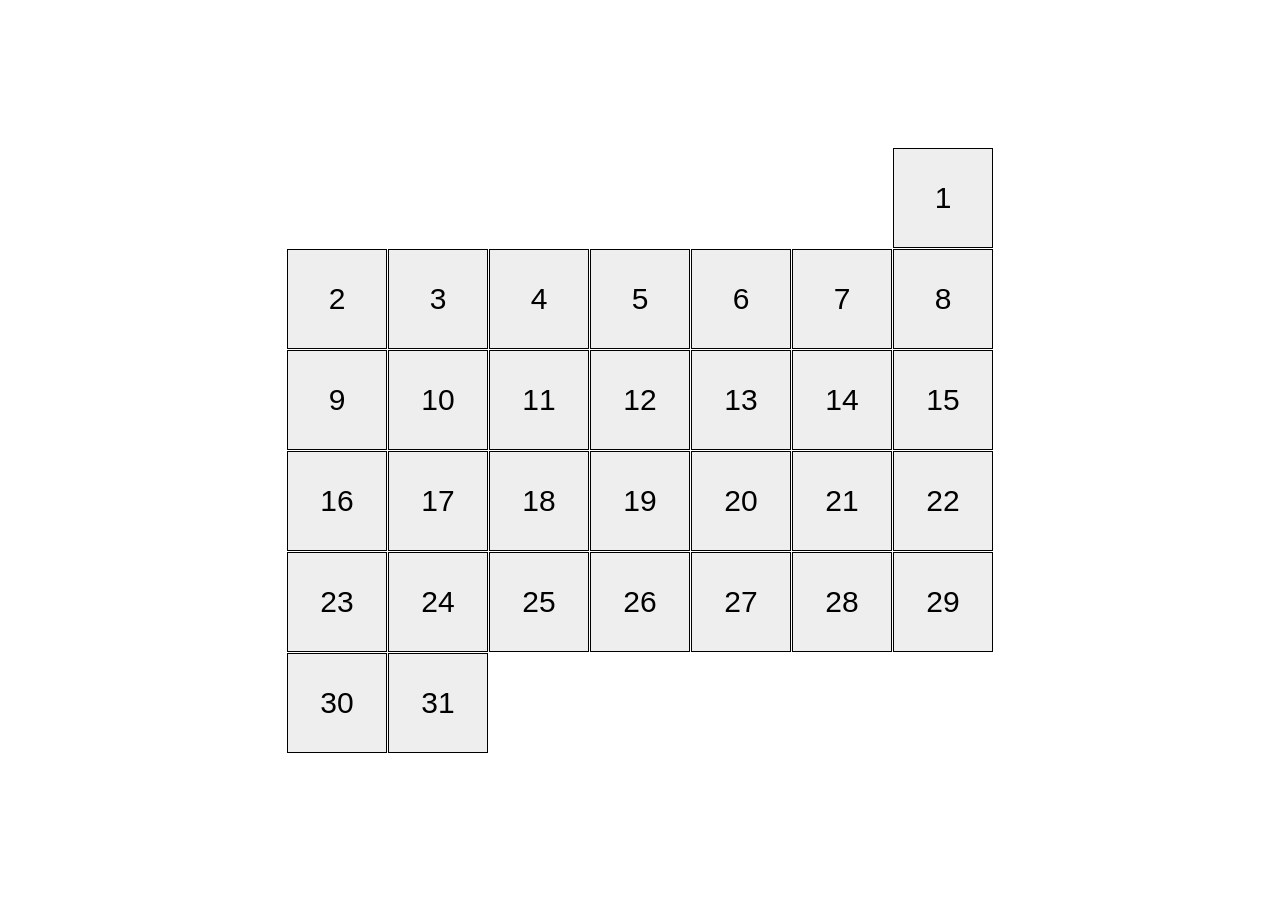
<file: index.html>
<!doctype html><html lang="en"><head><meta charset="UTF-8"><meta name="viewport" content="
        width=device-width,
        initial-scale=1.0"><title>Calendar</title><link rel="stylesheet" href="styles.cbcee7be.css"></head><body> <div class="calendar calendar--month-length-31 calendar--start-day-sun"> <div class="calendar__day"></div> <div class="calendar__day"></div> <div class="calendar__day"></div> <div class="calendar__day"></div> <div class="calendar__day"></div> <div class="calendar__day"></div> <div class="calendar__day"></div> <div class="calendar__day"></div> <div class="calendar__day"></div> <div class="calendar__day"></div> <div class="calendar__day"></div> <div class="calendar__day"></div> <div class="calendar__day"></div> <div class="calendar__day"></div> <div class="calendar__day"></div> <div class="calendar__day"></div> <div class="calendar__day"></div> <div class="calendar__day"></div> <div class="calendar__day"></div> <div class="calendar__day"></div> <div class="calendar__day"></div> <div class="calendar__day"></div> <div class="calendar__day"></div> <div class="calendar__day"></div> <div class="calendar__day"></div> <div class="calendar__day"></div> <div class="calendar__day"></div> <div class="calendar__day"></div> <div class="calendar__day"></div> <div class="calendar__day"></div> <div class="calendar__day"></div> </div> </body></html>
</file>
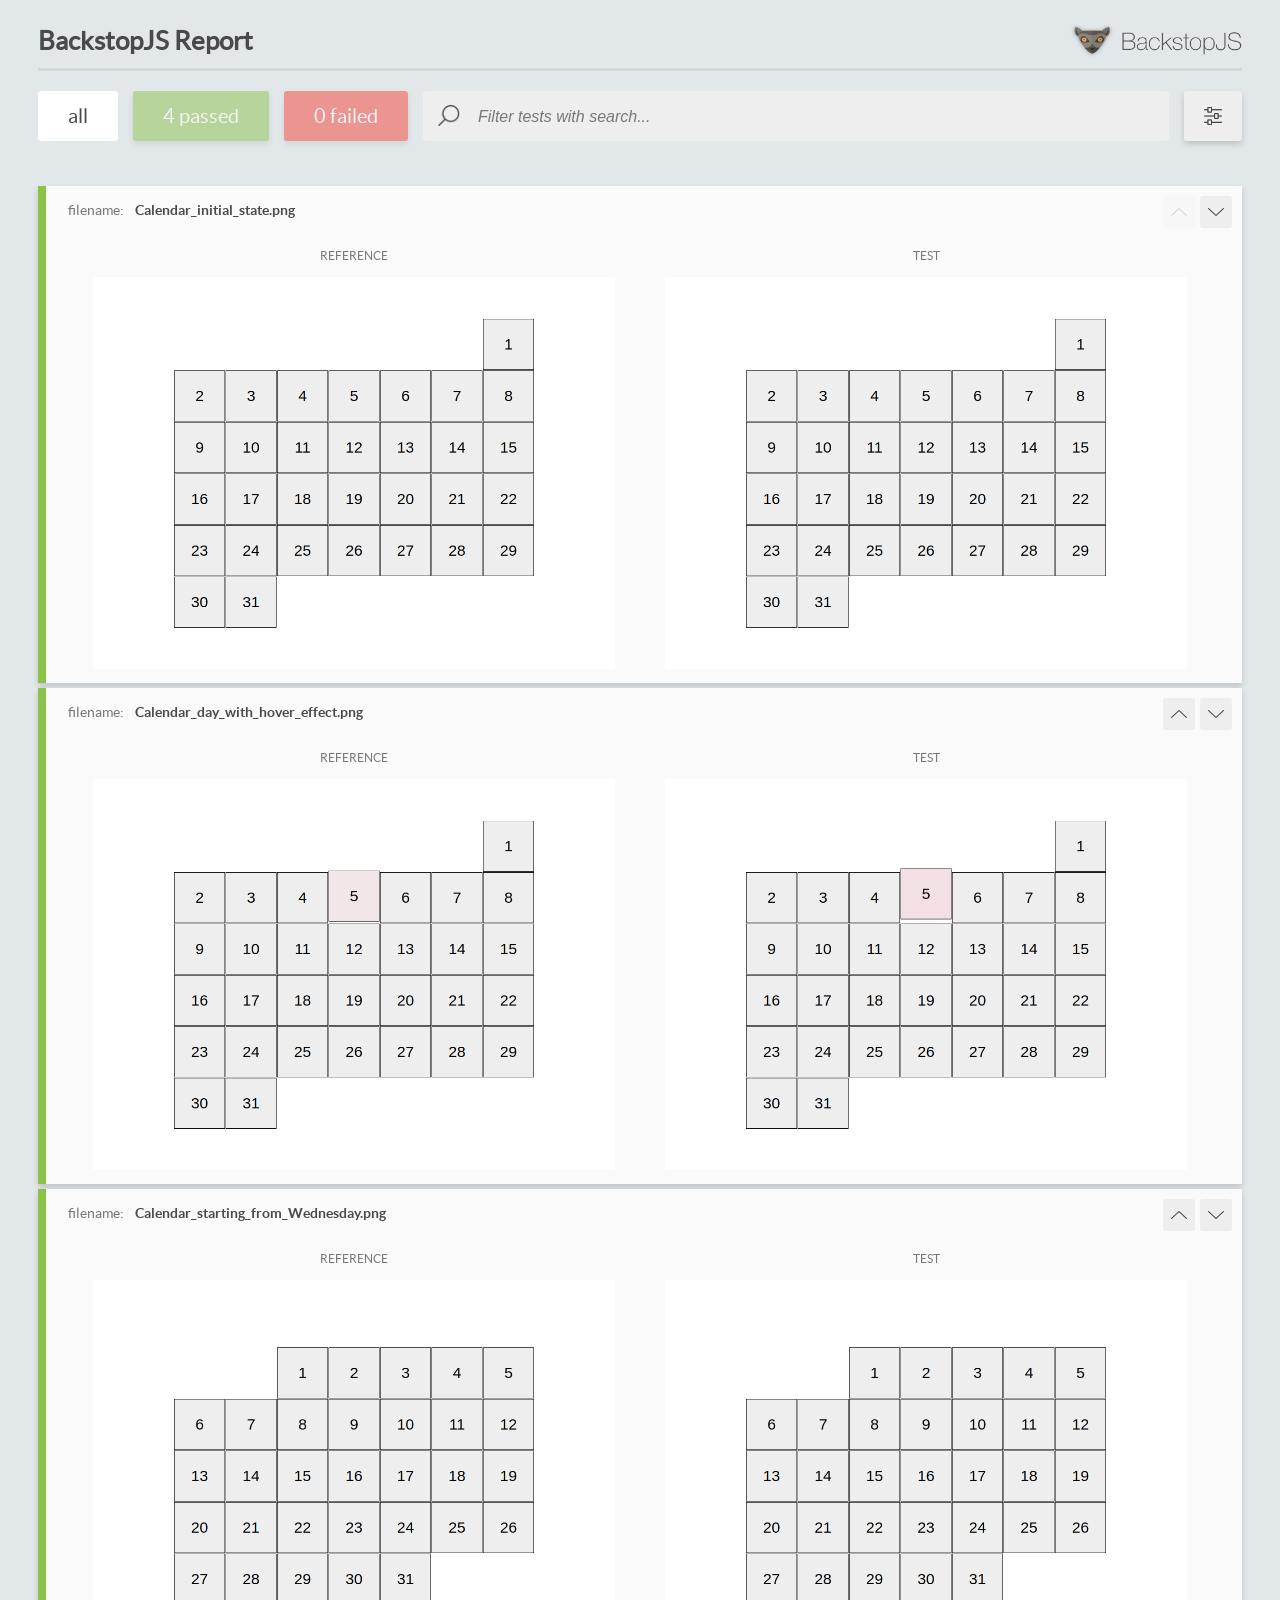
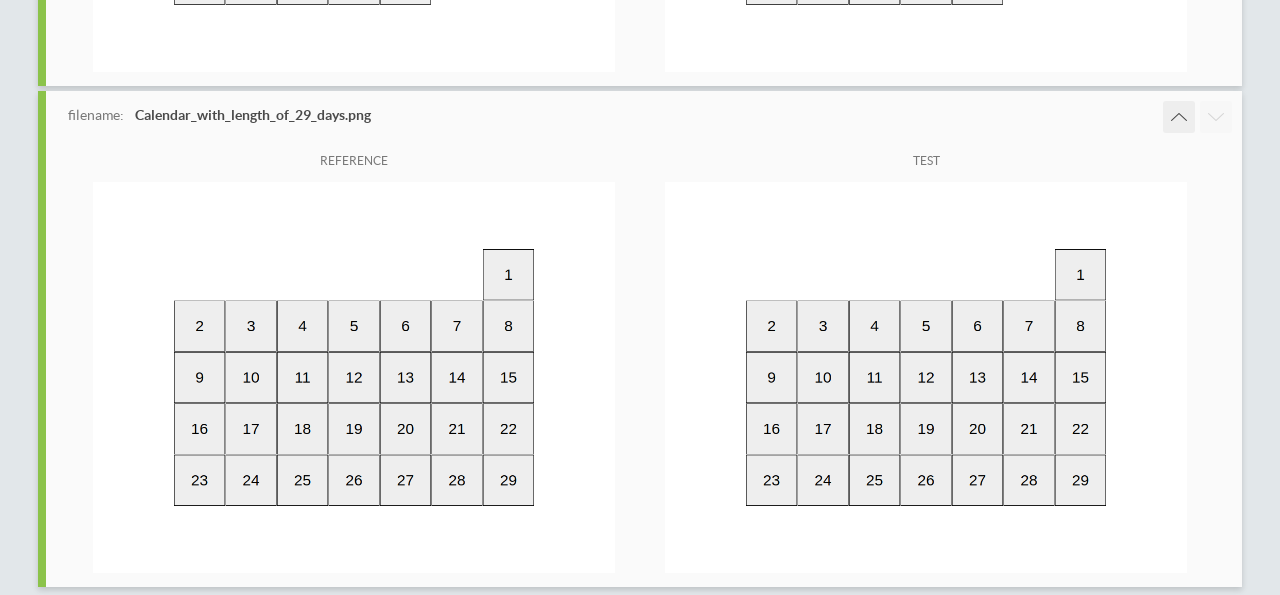
<file: report/html_report/index.html>
<!DOCTYPE html>
<html>
  <head>
    <meta charset="utf-8">
    <!-- Disable Cache -->
    <meta http-equiv="Cache-Control" content="no-cache, no-store, must-revalidate">
    <meta http-equiv="Pragma" content="no-cache">
    <meta http-equiv="Expires" content="0">

    <title>BackstopJS Report</title>

    <style>
      @font-face {
          font-family: 'latoregular';
          src: url('./assets/fonts/lato-regular-webfont.woff2') format('woff2'),
              url('./assets/fonts/lato-regular-webfont.woff') format('woff');
          font-weight: 400;
          font-style: normal;
      }
      @font-face {
          font-family: 'latobold';
          src: url('./assets/fonts/lato-bold-webfont.woff2') format('woff2'),
              url('./assets/fonts/lato-bold-webfont.woff') format('woff');
          font-weight: 700;
          font-style: normal;
      }

      .ReactModal__Body--open {
          overflow: hidden;
      }
      .ReactModal__Body--open .header {
        display: none;
      }

    </style>
  </head>
  <body style="background-color: #E2E7EA">
    <div id="root">

    </div>
    <script>
      function report (report) { // eslint-disable-line no-unused-vars
        window.tests = report;
      }
    </script>
    <script src="config.js"></script>
    <script src="index_bundle.js"></script>
  </body>
</html>
</file>
<file: styles.cbcee7be.css>
body{align-items:center;display:flex;font-family:Arial,sans-serif;font-size:30px;height:100vh;justify-content:center;margin:0}.calendar{display:flex;gap:1px;flex-wrap:wrap;padding:10px;width:706px}.calendar--start-day-mon .calendar__day:first-child{margin-left:0}.calendar--start-day-tue .calendar__day:first-child{margin-left:101px}.calendar--start-day-wed .calendar__day:first-child{margin-left:202px}.calendar--start-day-thu .calendar__day:first-child{margin-left:303px}.calendar--start-day-fri .calendar__day:first-child{margin-left:404px}.calendar--start-day-sat .calendar__day:first-child{margin-left:505px}.calendar--start-day-sun .calendar__day:first-child{margin-left:606px}.calendar--month-length-28 .calendar__day:nth-child(n+29),.calendar--month-length-29 .calendar__day:nth-child(n+30),.calendar--month-length-30 .calendar__day:nth-child(n+31),.calendar--month-length-31 .calendar__day:nth-child(n+32){display:none}.calendar__day{background-color:#eee;border:1px solid #000;box-sizing:border-box;display:flex;height:100px;justify-content:center;align-items:center;width:100px}.calendar__day:first-child:before{content:"1"}.calendar__day:nth-child(2):before{content:"2"}.calendar__day:nth-child(3):before{content:"3"}.calendar__day:nth-child(4):before{content:"4"}.calendar__day:nth-child(5):before{content:"5"}.calendar__day:nth-child(6):before{content:"6"}.calendar__day:nth-child(7):before{content:"7"}.calendar__day:nth-child(8):before{content:"8"}.calendar__day:nth-child(9):before{content:"9"}.calendar__day:nth-child(10):before{content:"10"}.calendar__day:nth-child(11):before{content:"11"}.calendar__day:nth-child(12):before{content:"12"}.calendar__day:nth-child(13):before{content:"13"}.calendar__day:nth-child(14):before{content:"14"}.calendar__day:nth-child(15):before{content:"15"}.calendar__day:nth-child(16):before{content:"16"}.calendar__day:nth-child(17):before{content:"17"}.calendar__day:nth-child(18):before{content:"18"}.calendar__day:nth-child(19):before{content:"19"}.calendar__day:nth-child(20):before{content:"20"}.calendar__day:nth-child(21):before{content:"21"}.calendar__day:nth-child(22):before{content:"22"}.calendar__day:nth-child(23):before{content:"23"}.calendar__day:nth-child(24):before{content:"24"}.calendar__day:nth-child(25):before{content:"25"}.calendar__day:nth-child(26):before{content:"26"}.calendar__day:nth-child(27):before{content:"27"}.calendar__day:nth-child(28):before{content:"28"}.calendar__day:nth-child(29):before{content:"29"}.calendar__day:nth-child(30):before{content:"30"}.calendar__day:nth-child(31):before{content:"31"}.calendar__day:hover{cursor:pointer;background-color:#ffbfcb;transition:.5s;transform:translateY(-20px)}
/*# sourceMappingURL=styles.cbcee7be.css.map */
</file>
